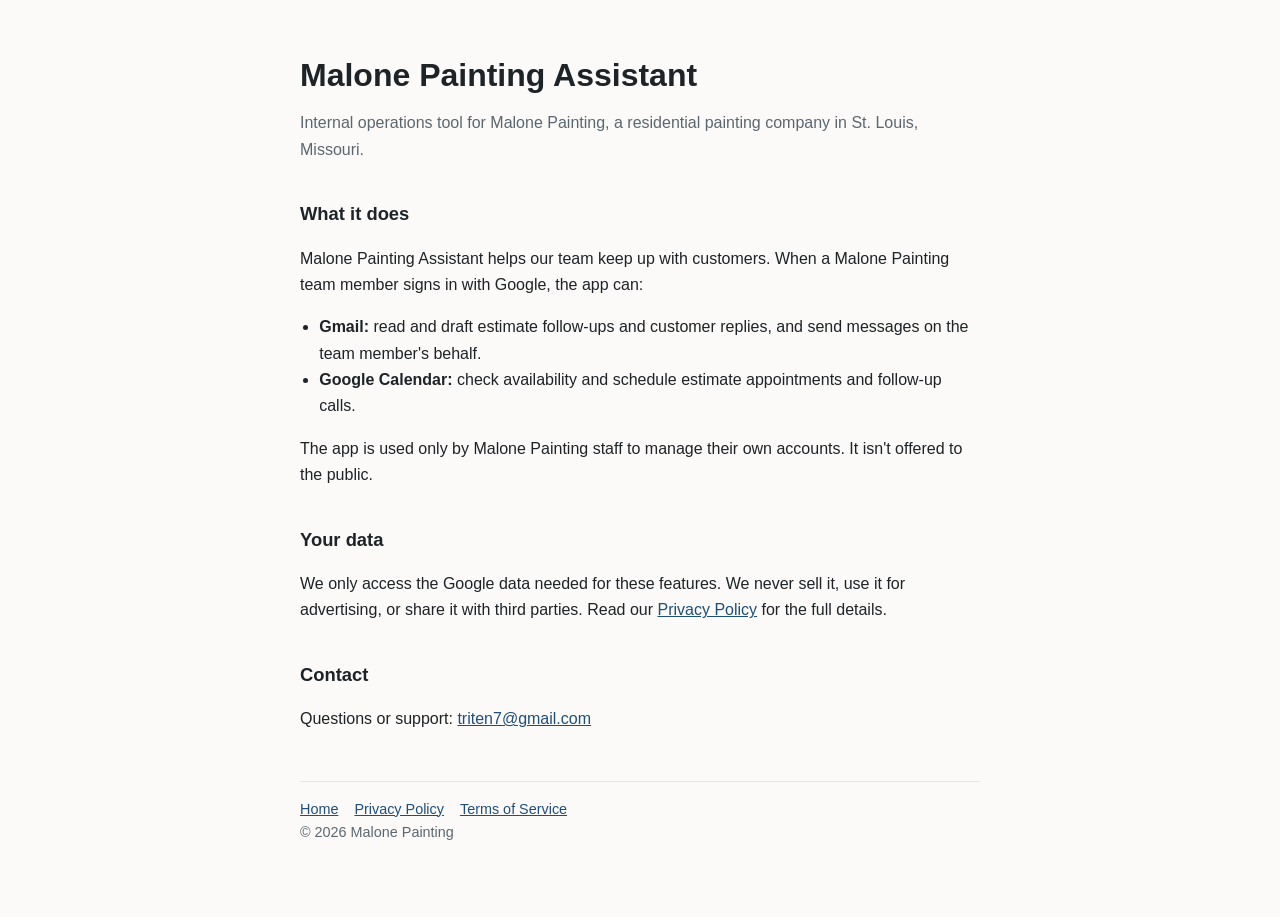
<file: index.html>
<!doctype html>
<html lang="en">
<head>
<meta charset="utf-8">
<meta name="viewport" content="width=device-width, initial-scale=1">
<title>Malone Painting Assistant</title>
<meta name="description" content="Internal scheduling and communication assistant for Malone Painting, St. Louis, MO.">
<link rel="stylesheet" href="style.css">
</head>
<body>
<main>
  <h1>Malone Painting Assistant</h1>
  <p class="muted">Internal operations tool for Malone Painting, a residential painting company in St. Louis, Missouri.</p>

  <h2>What it does</h2>
  <p>Malone Painting Assistant helps our team keep up with customers. When a Malone Painting team member signs in with Google, the app can:</p>
  <ul>
    <li><strong>Gmail:</strong> read and draft estimate follow-ups and customer replies, and send messages on the team member's behalf.</li>
    <li><strong>Google Calendar:</strong> check availability and schedule estimate appointments and follow-up calls.</li>
  </ul>
  <p>The app is used only by Malone Painting staff to manage their own accounts. It isn't offered to the public.</p>

  <h2>Your data</h2>
  <p>We only access the Google data needed for these features. We never sell it, use it for advertising, or share it with third parties. Read our <a href="privacy.html">Privacy Policy</a> for the full details.</p>

  <h2>Contact</h2>
  <p>Questions or support: <a href="mailto:triten7@gmail.com">triten7@gmail.com</a></p>

  <footer>
    <a href="index.html">Home</a><a href="privacy.html">Privacy Policy</a><a href="terms.html">Terms of Service</a>
    <div>&copy; 2026 Malone Painting</div>
  </footer>
</main>
</body>
</html>
</file>
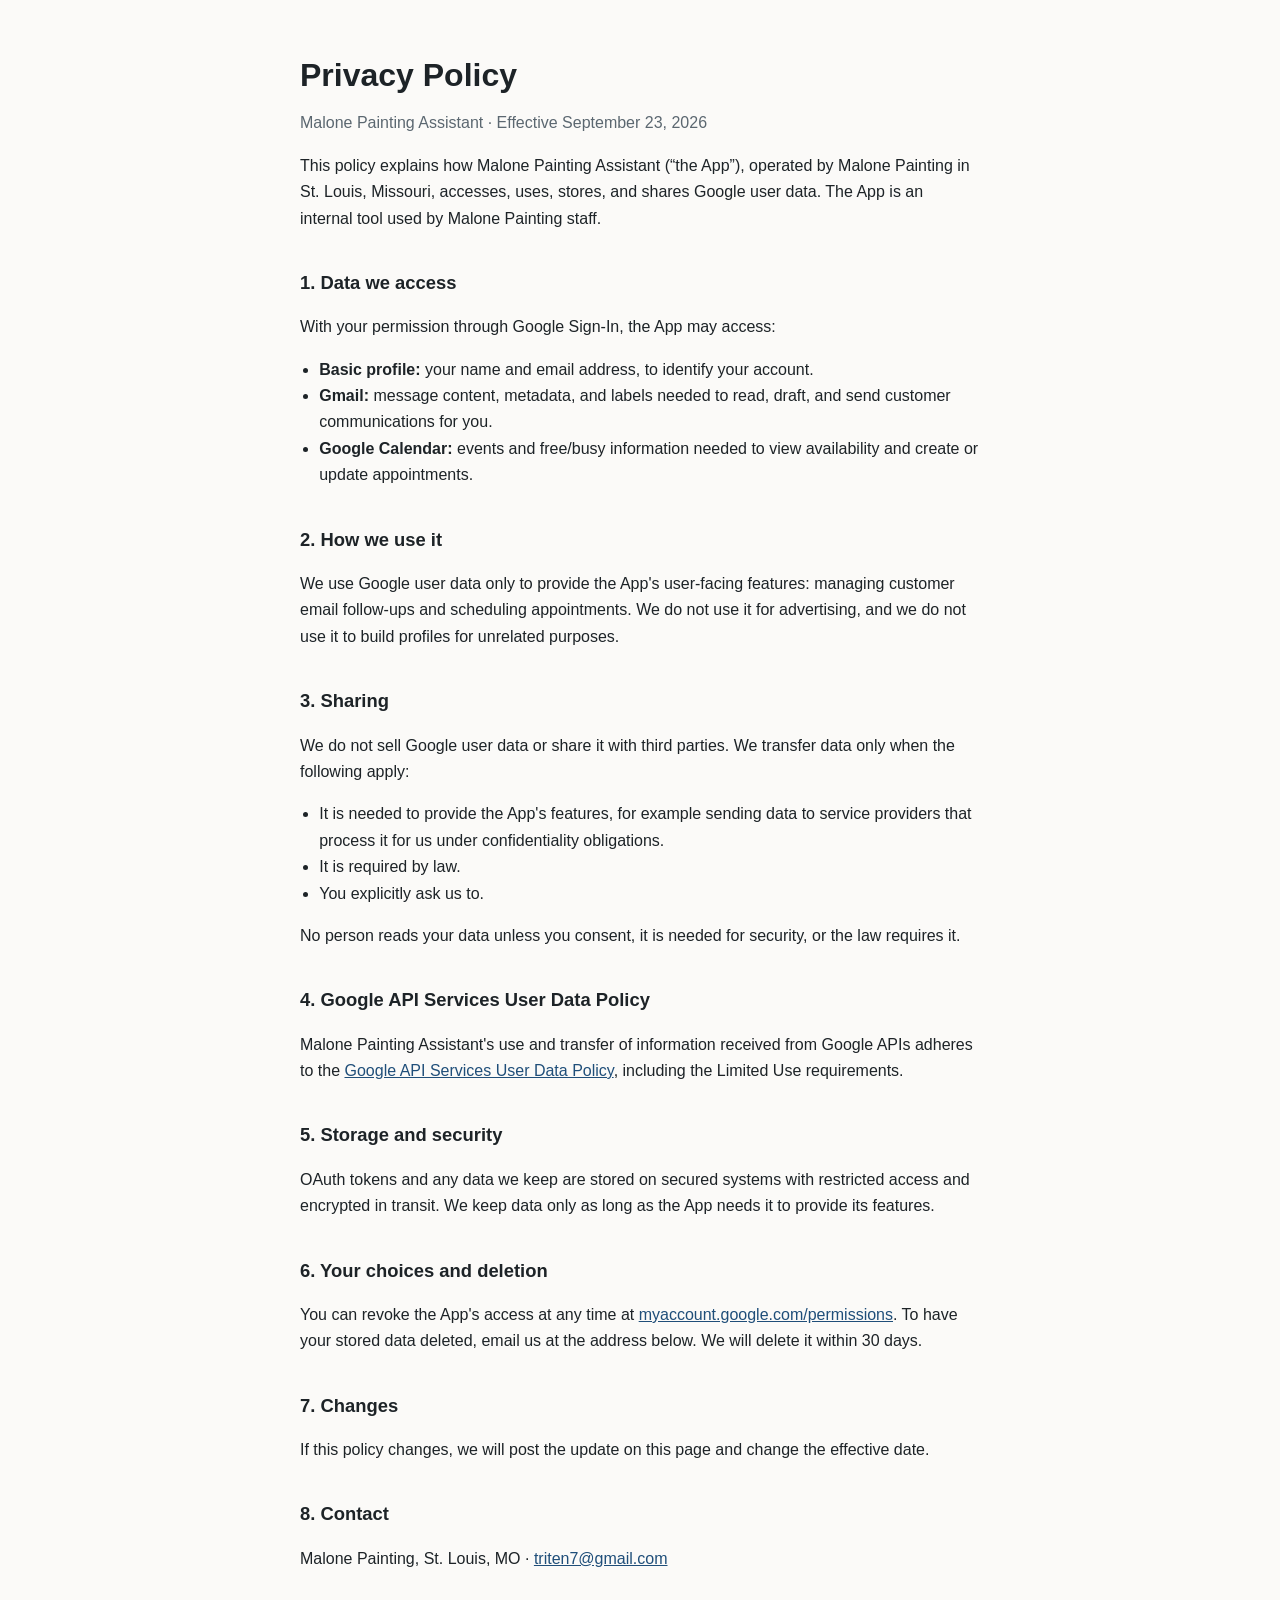
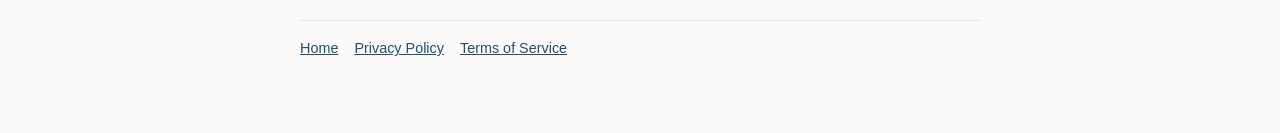
<file: privacy.html>
<!doctype html>
<html lang="en">
<head>
<meta charset="utf-8">
<meta name="viewport" content="width=device-width, initial-scale=1">
<title>Privacy Policy – Malone Painting Assistant</title>
<link rel="stylesheet" href="style.css">
</head>
<body>
<main>
  <h1>Privacy Policy</h1>
  <p class="muted">Malone Painting Assistant · Effective September 23, 2026</p>

  <p>This policy explains how Malone Painting Assistant (“the App”), operated by Malone Painting in St. Louis, Missouri, accesses, uses, stores, and shares Google user data. The App is an internal tool used by Malone Painting staff.</p>

  <h2>1. Data we access</h2>
  <p>With your permission through Google Sign-In, the App may access:</p>
  <ul>
    <li><strong>Basic profile:</strong> your name and email address, to identify your account.</li>
    <li><strong>Gmail:</strong> message content, metadata, and labels needed to read, draft, and send customer communications for you.</li>
    <li><strong>Google Calendar:</strong> events and free/busy information needed to view availability and create or update appointments.</li>
  </ul>

  <h2>2. How we use it</h2>
  <p>We use Google user data only to provide the App's user-facing features: managing customer email follow-ups and scheduling appointments. We do not use it for advertising, and we do not use it to build profiles for unrelated purposes.</p>

  <h2>3. Sharing</h2>
  <p>We do not sell Google user data or share it with third parties. We transfer data only when the following apply:</p>
  <ul>
    <li>It is needed to provide the App's features, for example sending data to service providers that process it for us under confidentiality obligations.</li>
    <li>It is required by law.</li>
    <li>You explicitly ask us to.</li>
  </ul>
  <p>No person reads your data unless you consent, it is needed for security, or the law requires it.</p>

  <h2>4. Google API Services User Data Policy</h2>
  <p>Malone Painting Assistant's use and transfer of information received from Google APIs adheres to the <a href="https://developers.google.com/terms/api-services-user-data-policy">Google API Services User Data Policy</a>, including the Limited Use requirements.</p>

  <h2>5. Storage and security</h2>
  <p>OAuth tokens and any data we keep are stored on secured systems with restricted access and encrypted in transit. We keep data only as long as the App needs it to provide its features.</p>

  <h2>6. Your choices and deletion</h2>
  <p>You can revoke the App's access at any time at <a href="https://myaccount.google.com/permissions">myaccount.google.com/permissions</a>. To have your stored data deleted, email us at the address below. We will delete it within 30 days.</p>

  <h2>7. Changes</h2>
  <p>If this policy changes, we will post the update on this page and change the effective date.</p>

  <h2>8. Contact</h2>
  <p>Malone Painting, St. Louis, MO · <a href="mailto:triten7@gmail.com">triten7@gmail.com</a></p>

  <footer>
    <a href="index.html">Home</a><a href="privacy.html">Privacy Policy</a><a href="terms.html">Terms of Service</a>
  </footer>
</main>
</body>
</html>
</file>
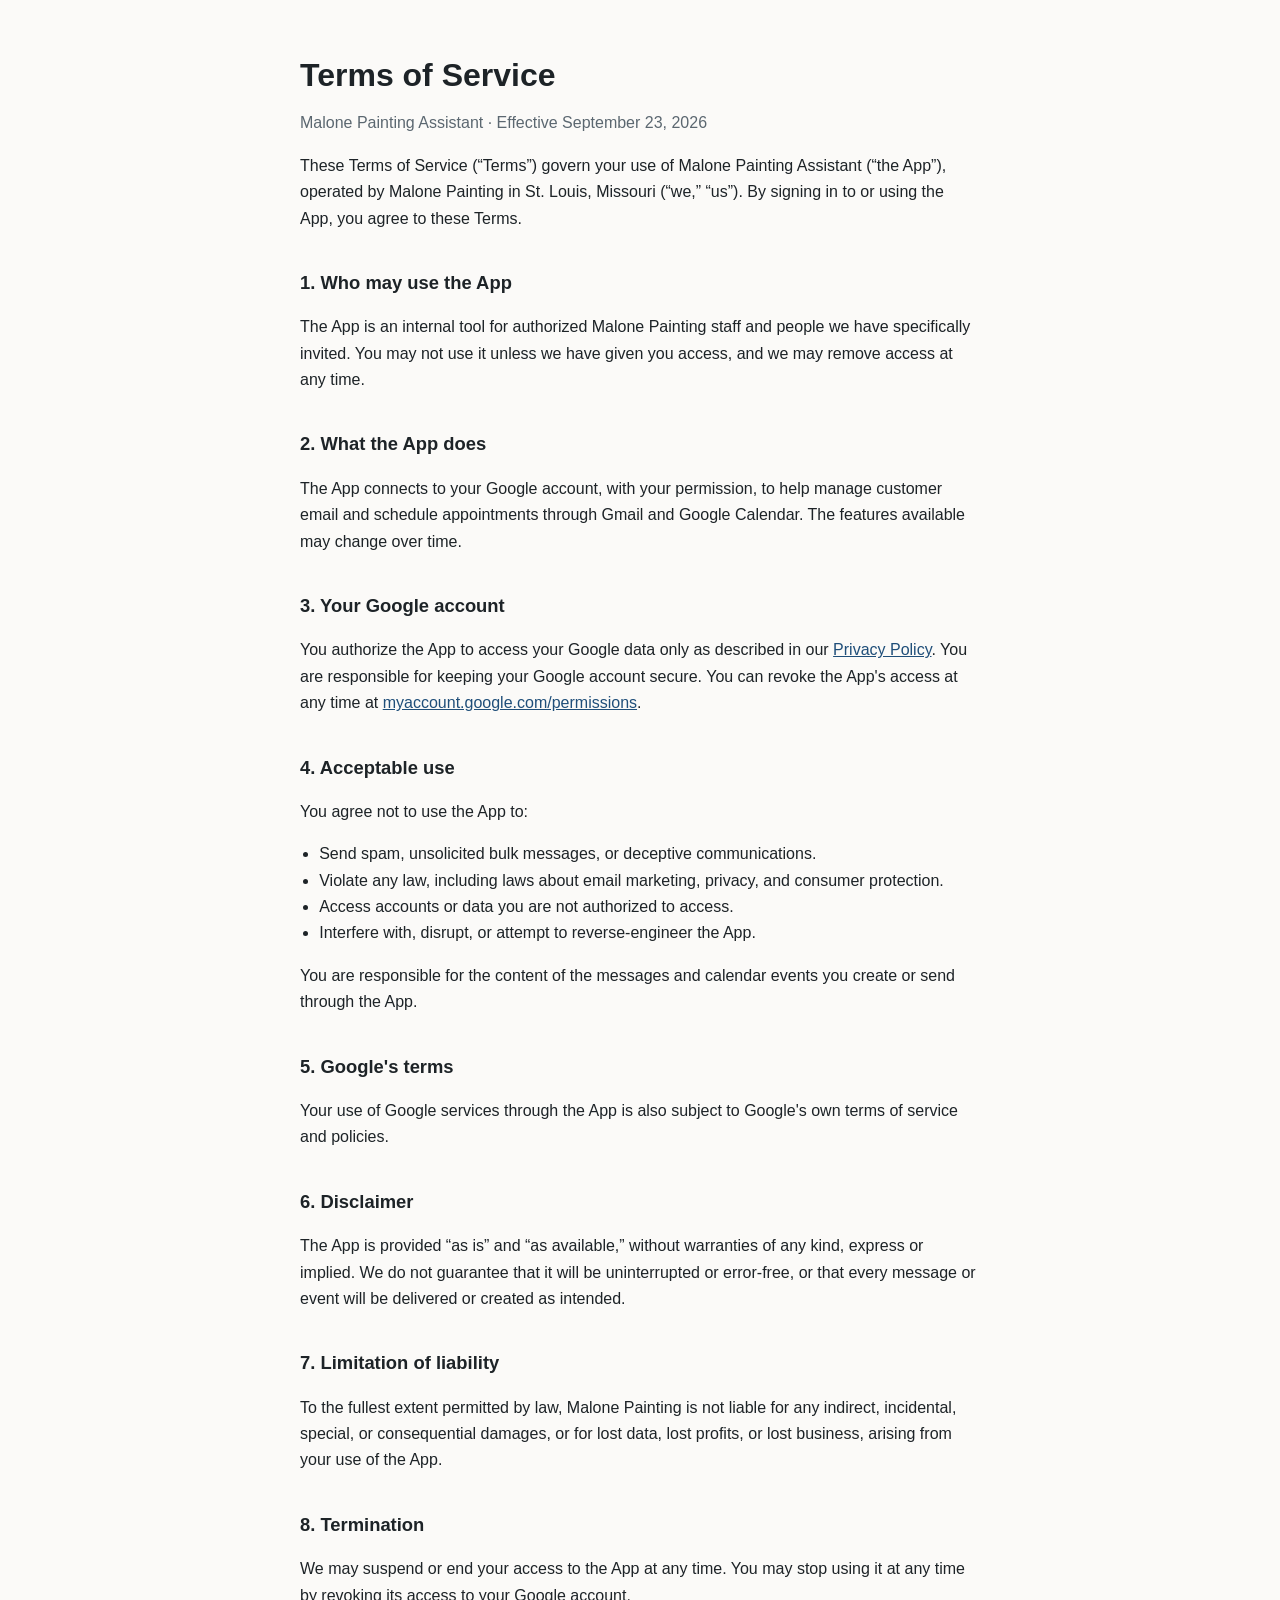
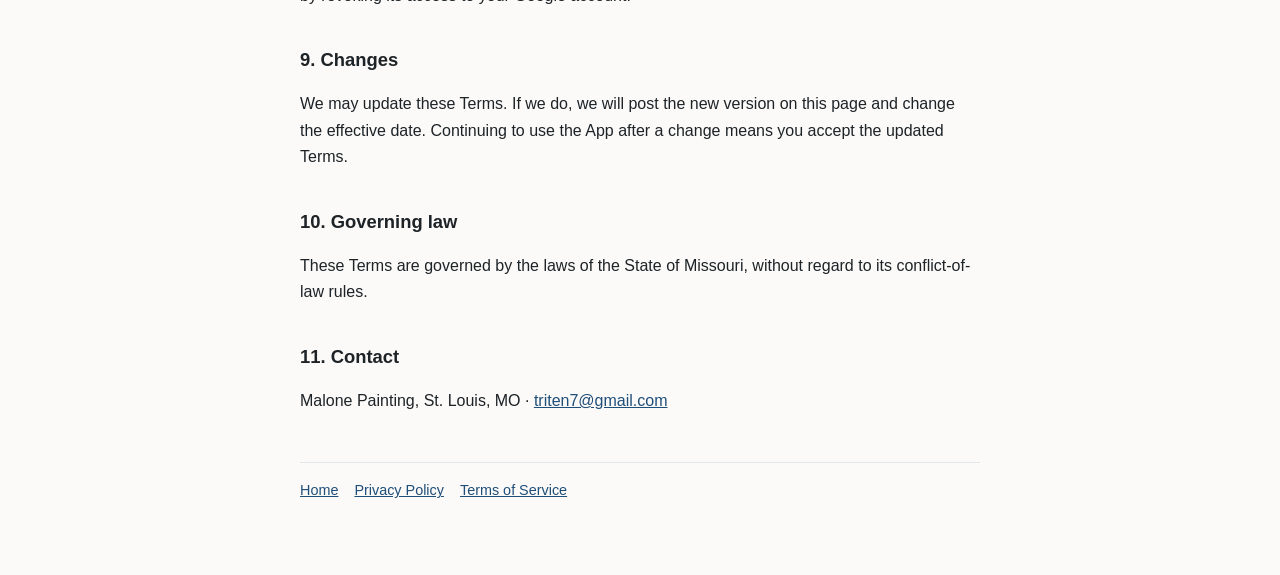
<file: terms.html>
<!doctype html>
<html lang="en">
<head>
<meta charset="utf-8">
<meta name="viewport" content="width=device-width, initial-scale=1">
<title>Terms of Service – Malone Painting Assistant</title>
<link rel="stylesheet" href="style.css">
</head>
<body>
<main>
  <h1>Terms of Service</h1>
  <p class="muted">Malone Painting Assistant · Effective September 23, 2026</p>

  <p>These Terms of Service (“Terms”) govern your use of Malone Painting Assistant (“the App”), operated by Malone Painting in St. Louis, Missouri (“we,” “us”). By signing in to or using the App, you agree to these Terms.</p>

  <h2>1. Who may use the App</h2>
  <p>The App is an internal tool for authorized Malone Painting staff and people we have specifically invited. You may not use it unless we have given you access, and we may remove access at any time.</p>

  <h2>2. What the App does</h2>
  <p>The App connects to your Google account, with your permission, to help manage customer email and schedule appointments through Gmail and Google Calendar. The features available may change over time.</p>

  <h2>3. Your Google account</h2>
  <p>You authorize the App to access your Google data only as described in our <a href="privacy.html">Privacy Policy</a>. You are responsible for keeping your Google account secure. You can revoke the App's access at any time at <a href="https://myaccount.google.com/permissions">myaccount.google.com/permissions</a>.</p>

  <h2>4. Acceptable use</h2>
  <p>You agree not to use the App to:</p>
  <ul>
    <li>Send spam, unsolicited bulk messages, or deceptive communications.</li>
    <li>Violate any law, including laws about email marketing, privacy, and consumer protection.</li>
    <li>Access accounts or data you are not authorized to access.</li>
    <li>Interfere with, disrupt, or attempt to reverse-engineer the App.</li>
  </ul>
  <p>You are responsible for the content of the messages and calendar events you create or send through the App.</p>

  <h2>5. Google's terms</h2>
  <p>Your use of Google services through the App is also subject to Google's own terms of service and policies.</p>

  <h2>6. Disclaimer</h2>
  <p>The App is provided “as is” and “as available,” without warranties of any kind, express or implied. We do not guarantee that it will be uninterrupted or error-free, or that every message or event will be delivered or created as intended.</p>

  <h2>7. Limitation of liability</h2>
  <p>To the fullest extent permitted by law, Malone Painting is not liable for any indirect, incidental, special, or consequential damages, or for lost data, lost profits, or lost business, arising from your use of the App.</p>

  <h2>8. Termination</h2>
  <p>We may suspend or end your access to the App at any time. You may stop using it at any time by revoking its access to your Google account.</p>

  <h2>9. Changes</h2>
  <p>We may update these Terms. If we do, we will post the new version on this page and change the effective date. Continuing to use the App after a change means you accept the updated Terms.</p>

  <h2>10. Governing law</h2>
  <p>These Terms are governed by the laws of the State of Missouri, without regard to its conflict-of-law rules.</p>

  <h2>11. Contact</h2>
  <p>Malone Painting, St. Louis, MO · <a href="mailto:triten7@gmail.com">triten7@gmail.com</a></p>

  <footer>
    <a href="index.html">Home</a><a href="privacy.html">Privacy Policy</a><a href="terms.html">Terms of Service</a>
  </footer>
</main>
</body>
</html>
</file>
<file: style.css>
:root{--ink:#1d2327;--muted:#5b6770;--line:#e3e6e8;--bg:#fbfaf8;--accent:#1f4e79}
*{box-sizing:border-box}
body{margin:0;background:var(--bg);color:var(--ink);font:16px/1.65 -apple-system,BlinkMacSystemFont,"Segoe UI",Roboto,Helvetica,Arial,sans-serif}
main{max-width:720px;margin:0 auto;padding:56px 20px 72px}
h1{font-size:2rem;line-height:1.2;margin:0 0 8px}
h2{font-size:1.15rem;margin:36px 0 8px}
p,li{color:var(--ink)}
.muted{color:var(--muted)}
a{color:var(--accent)}
ul{padding-left:1.2rem}
footer{border-top:1px solid var(--line);margin-top:48px;padding-top:16px;font-size:.9rem;color:var(--muted)}
footer a{margin-right:16px}
</file>
